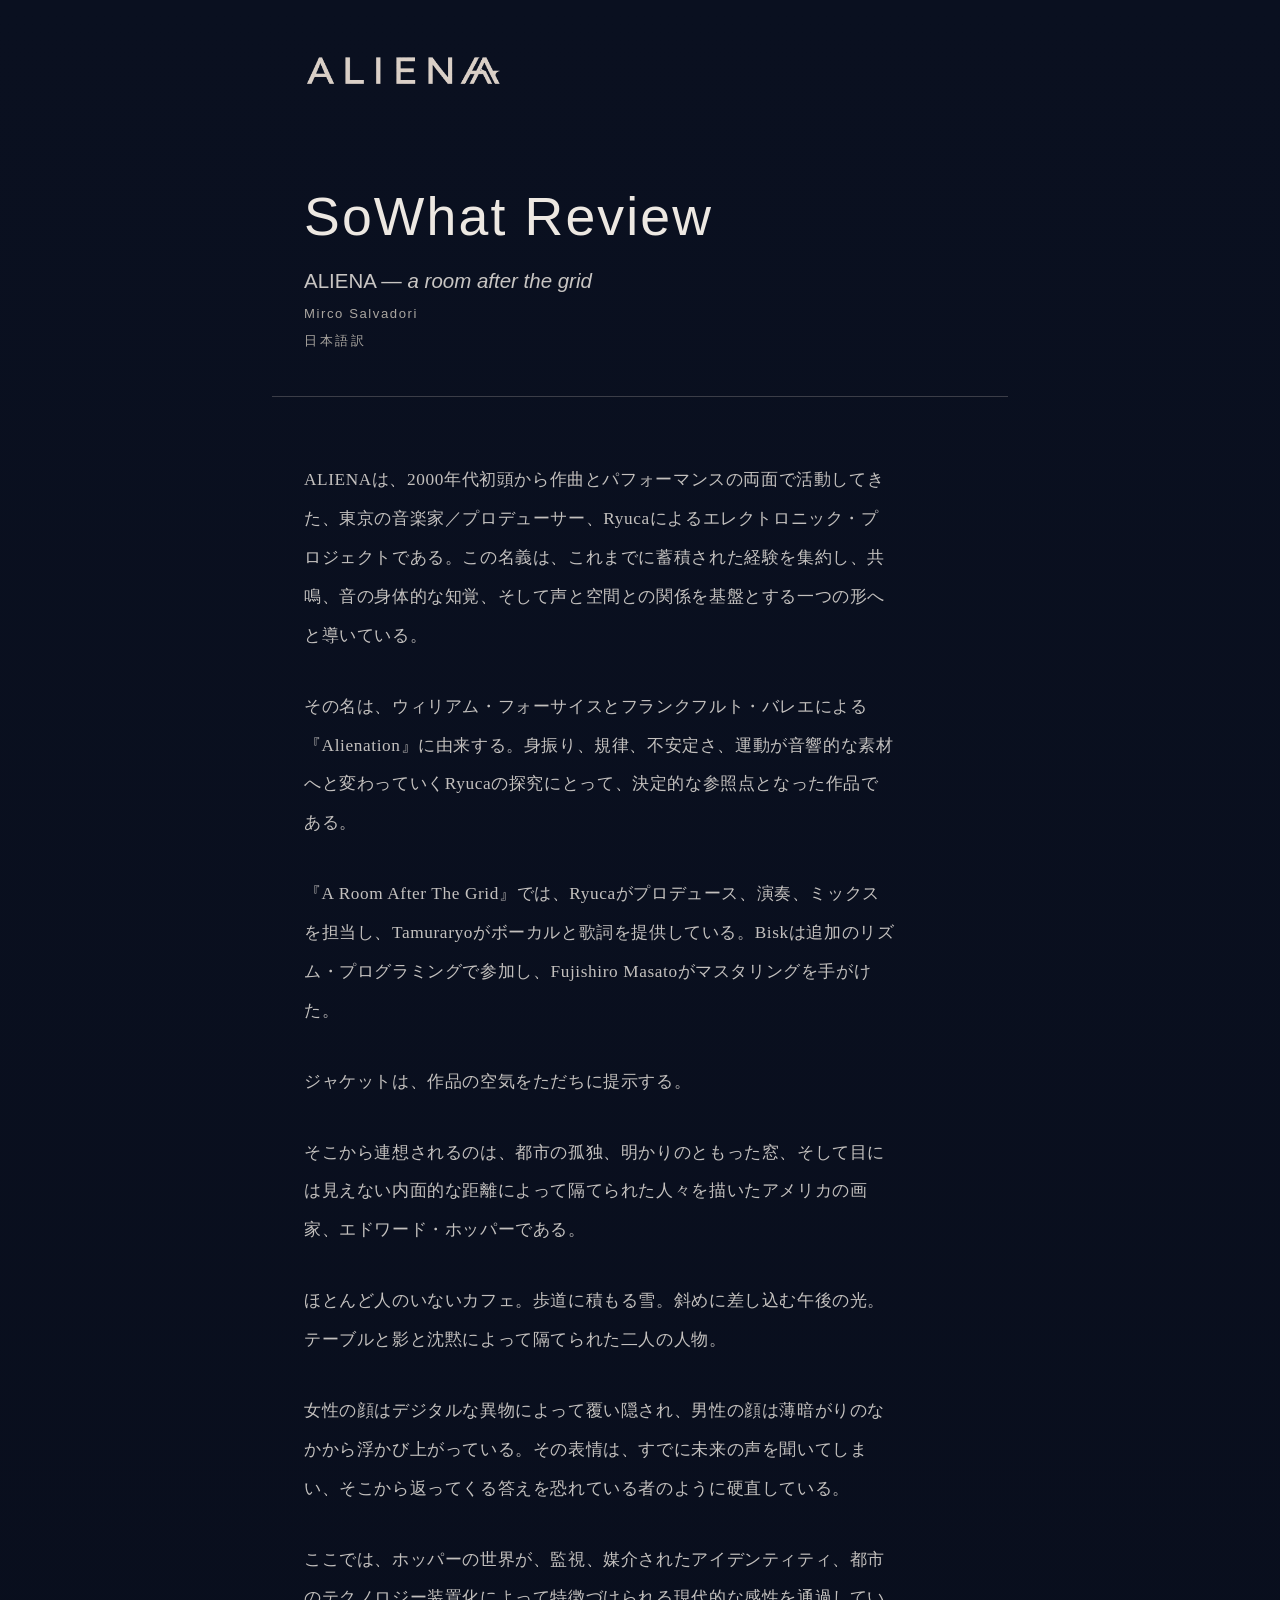
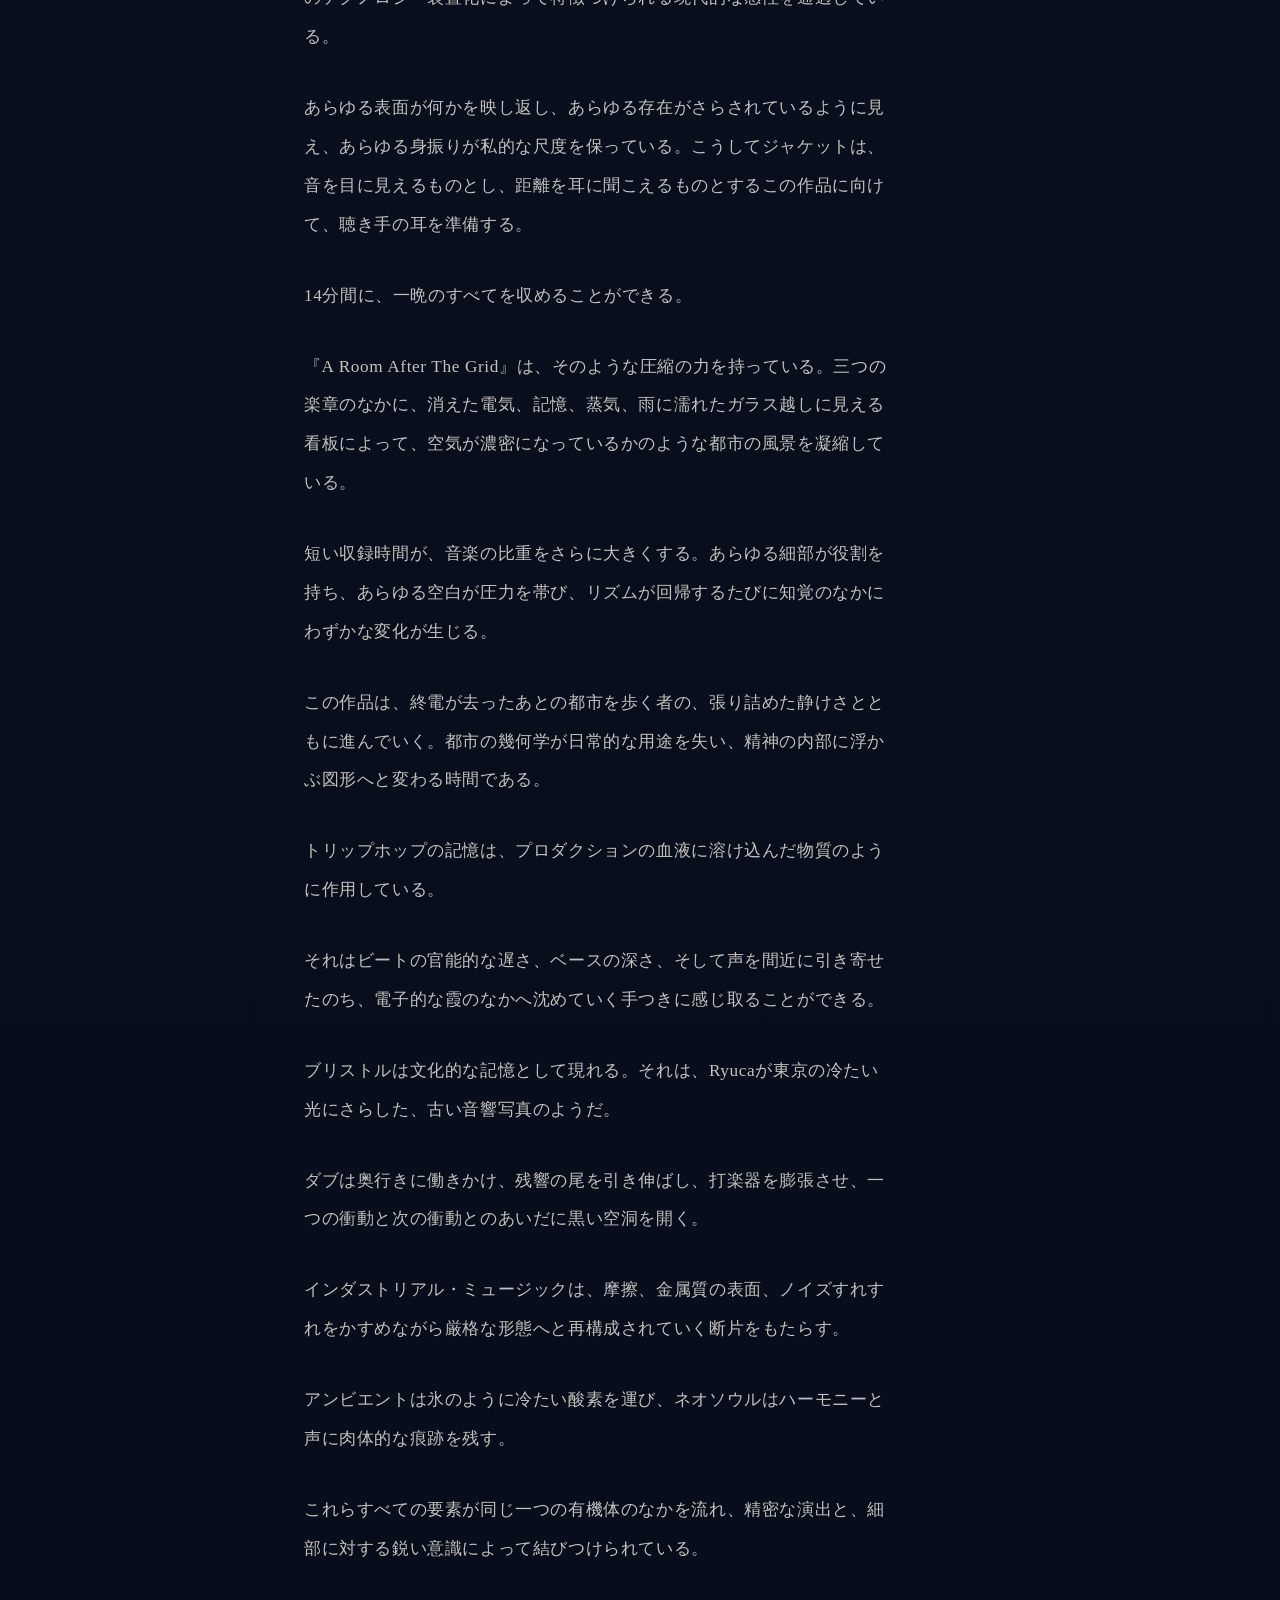
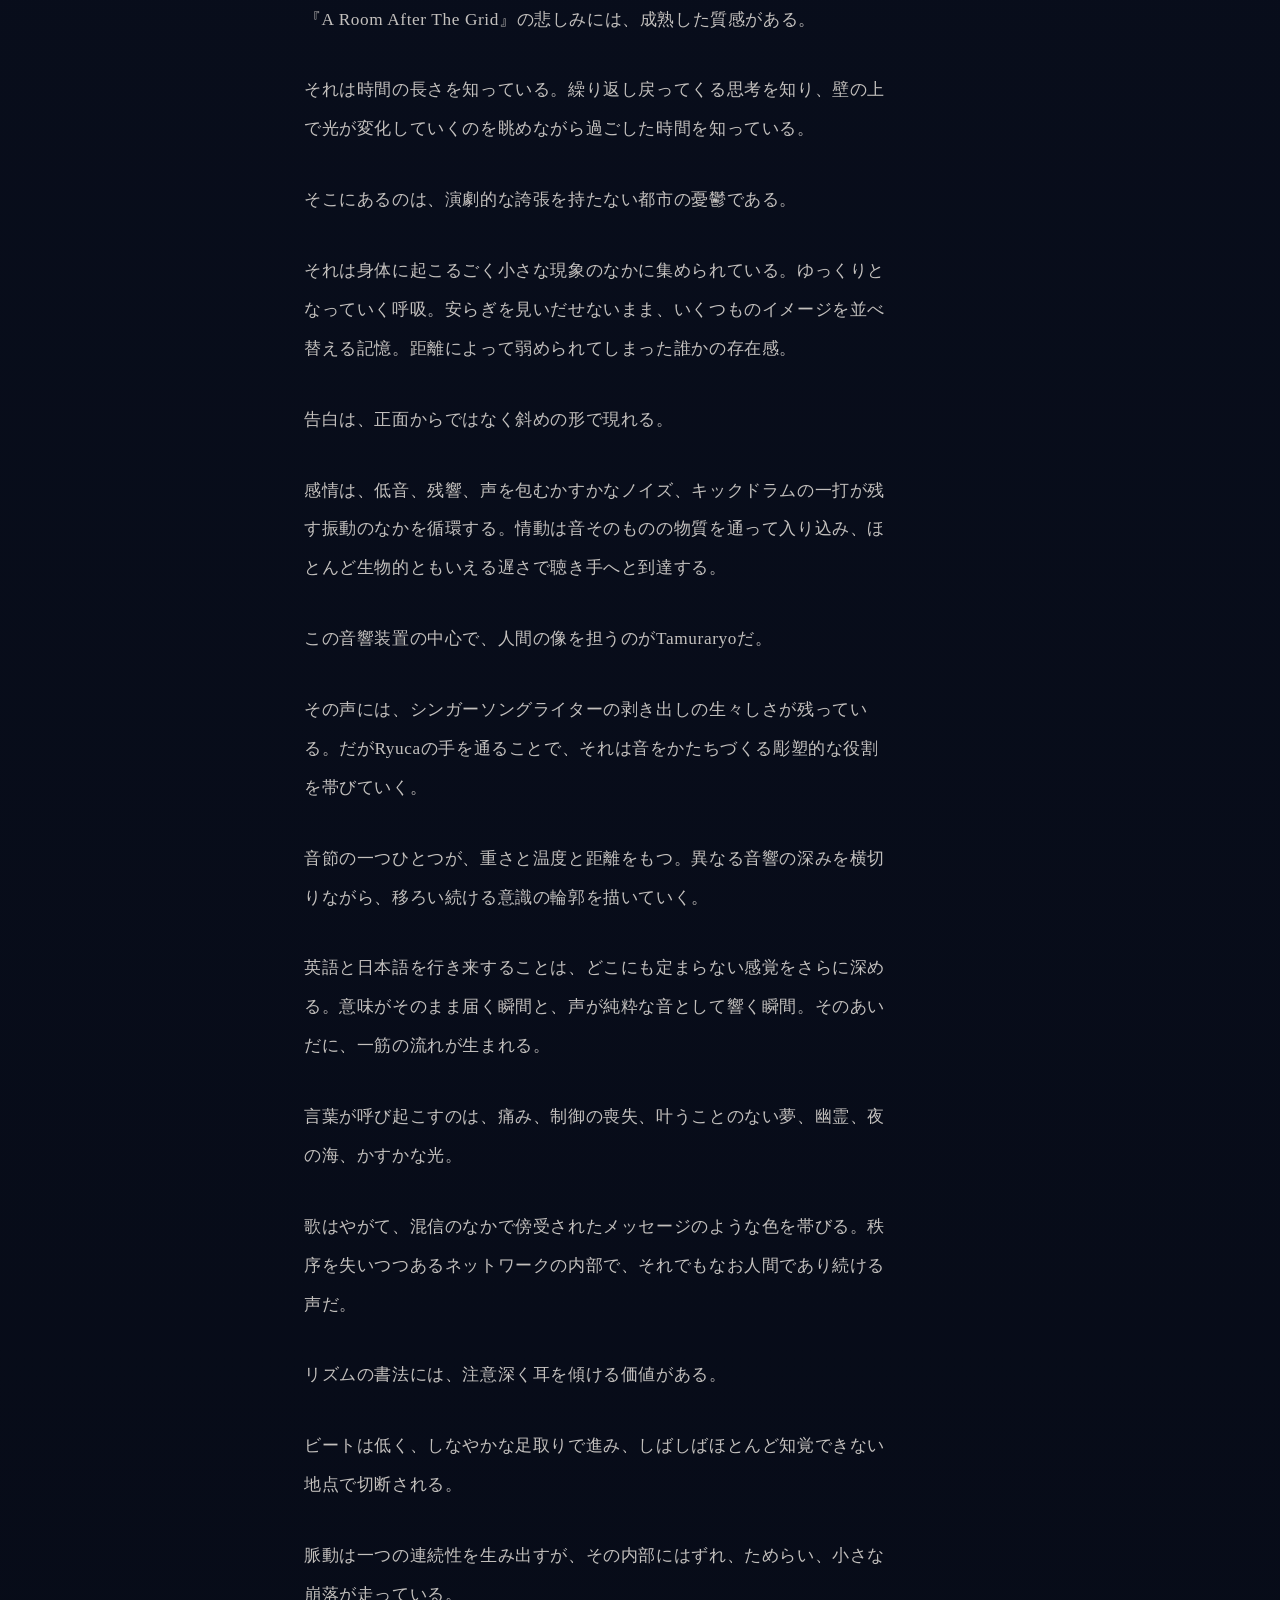
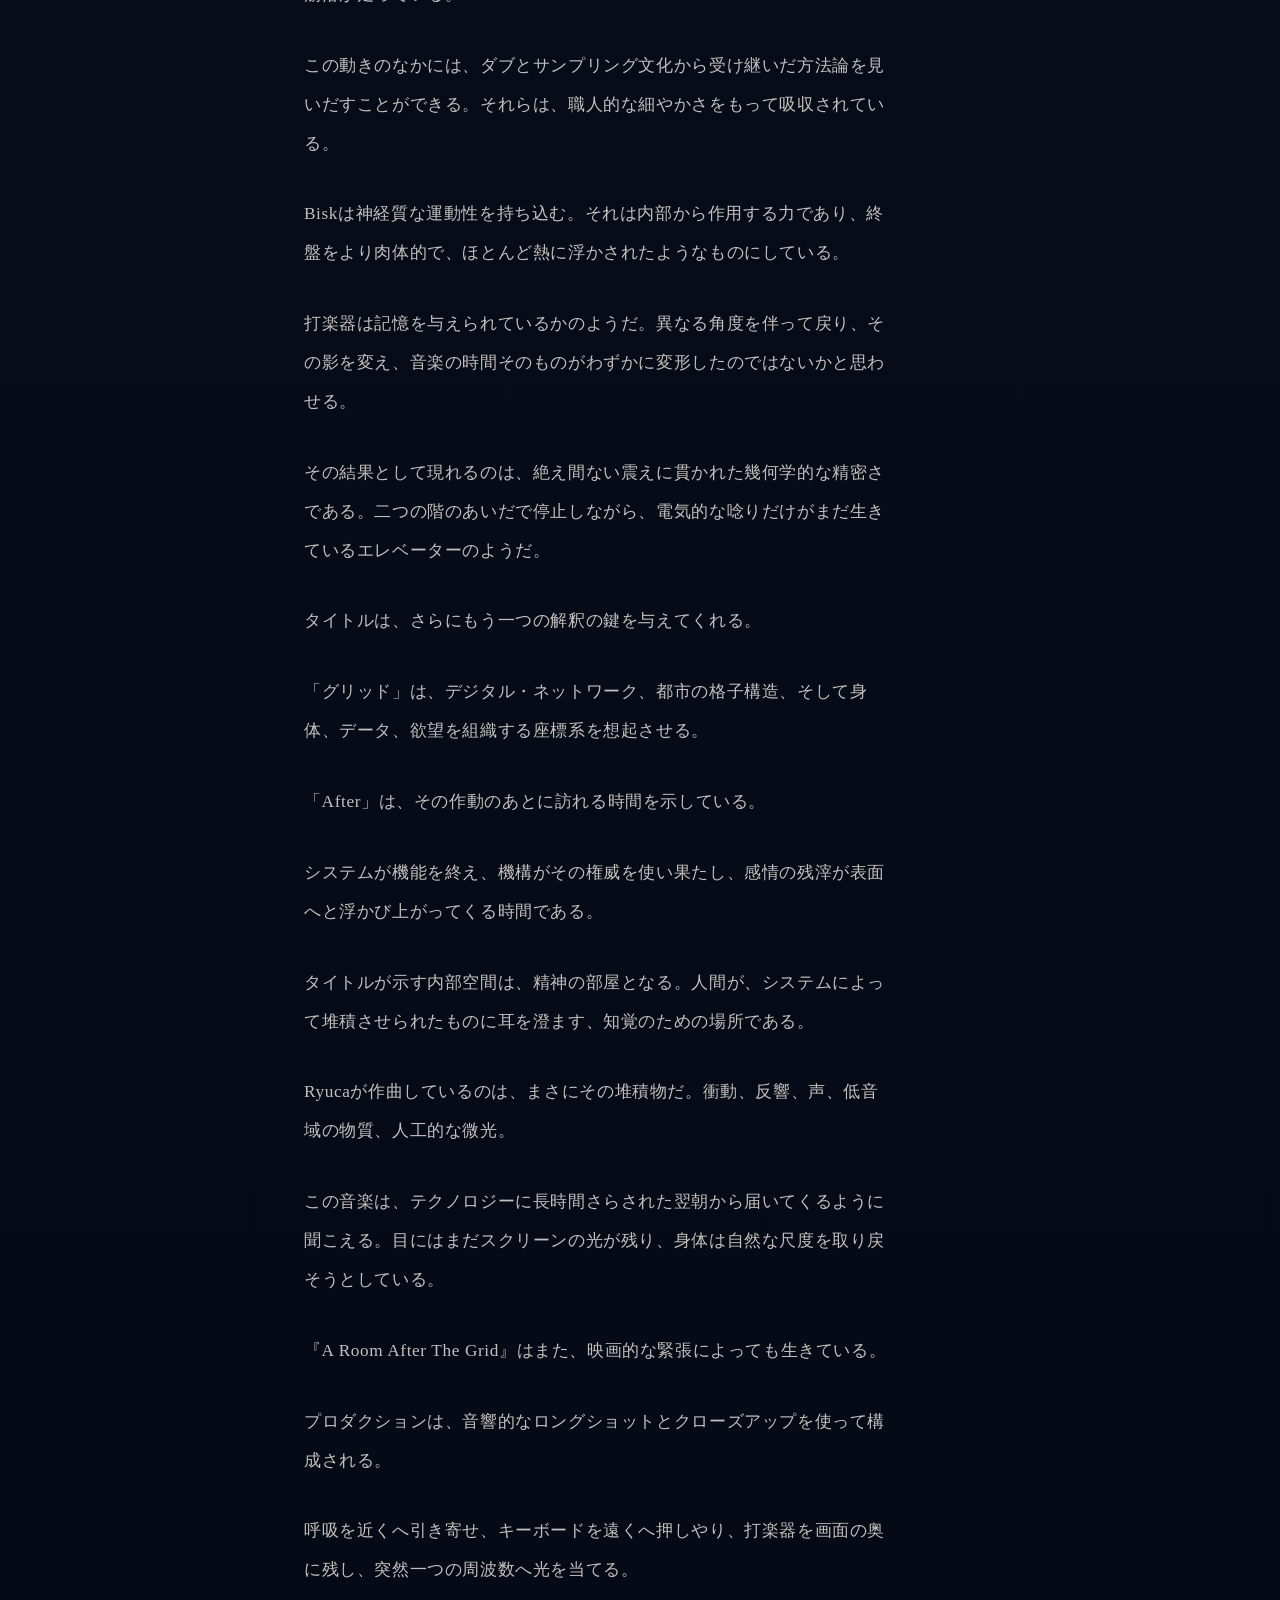
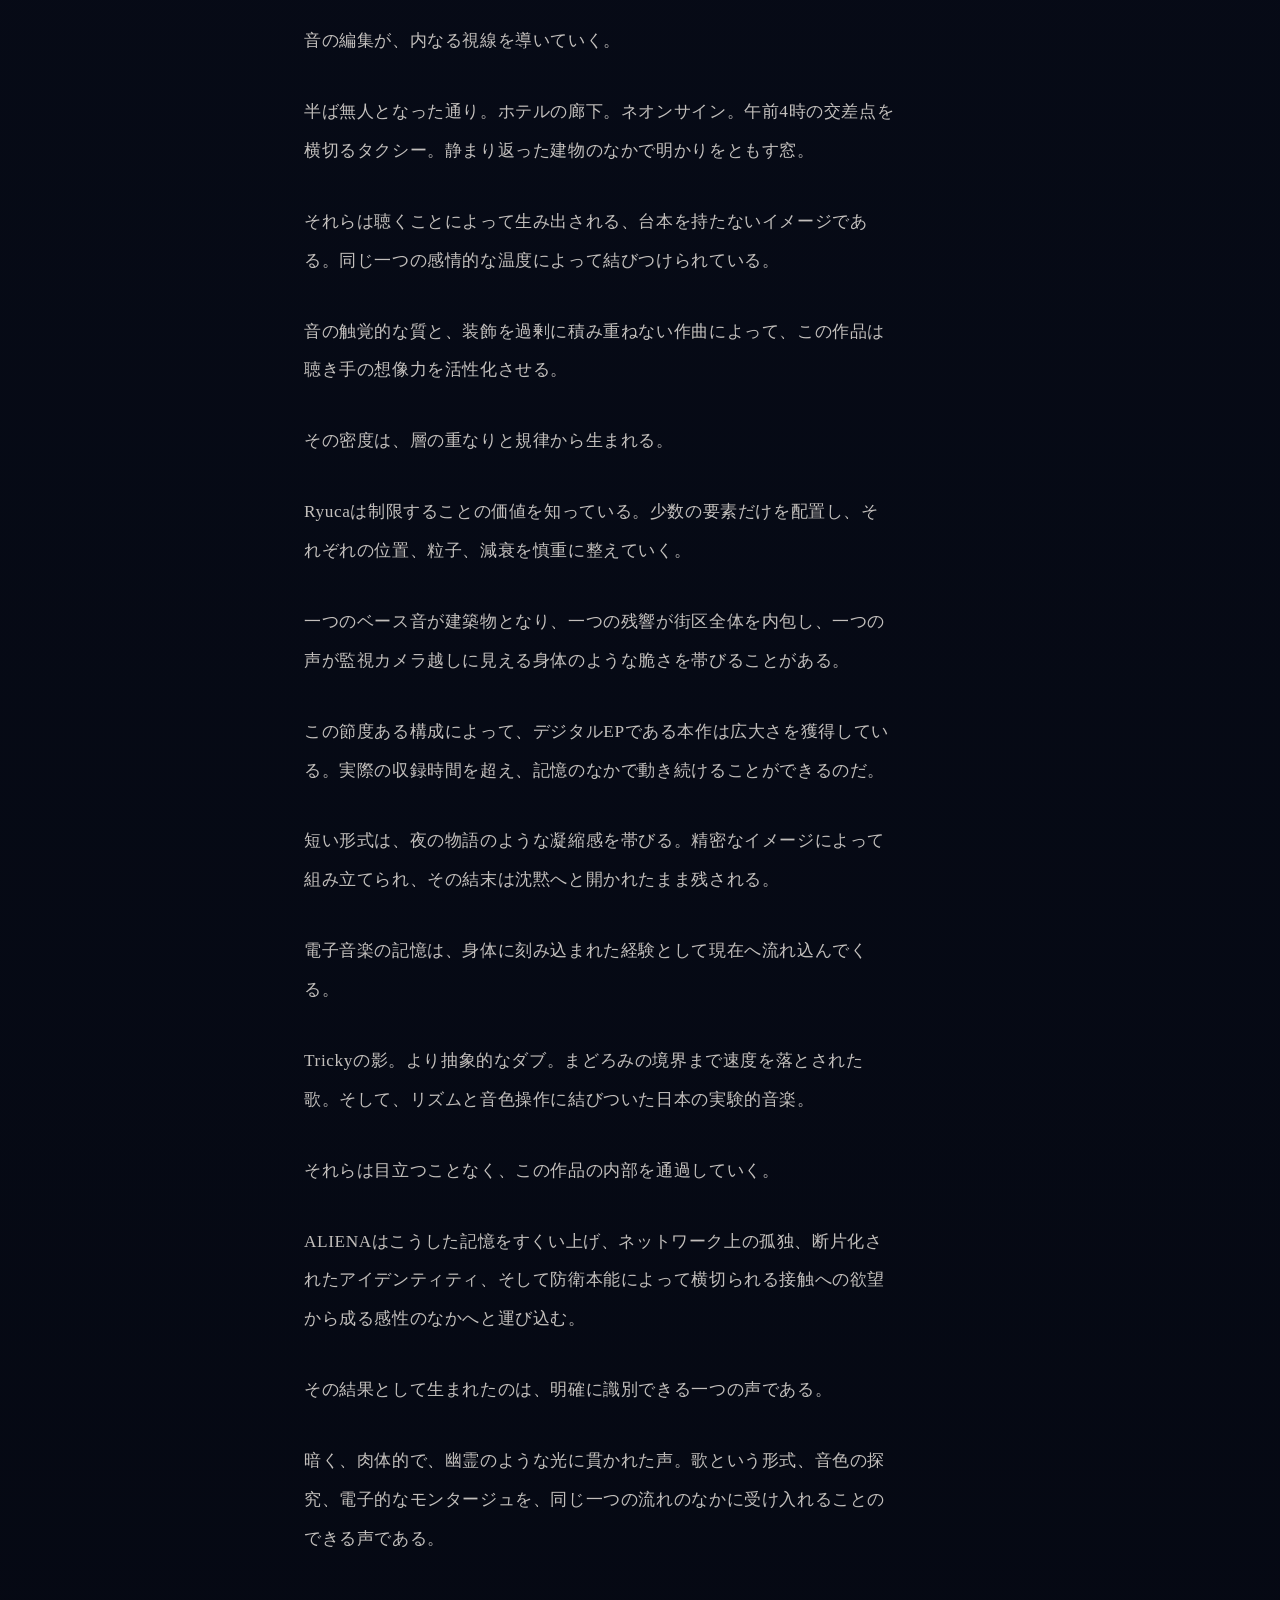
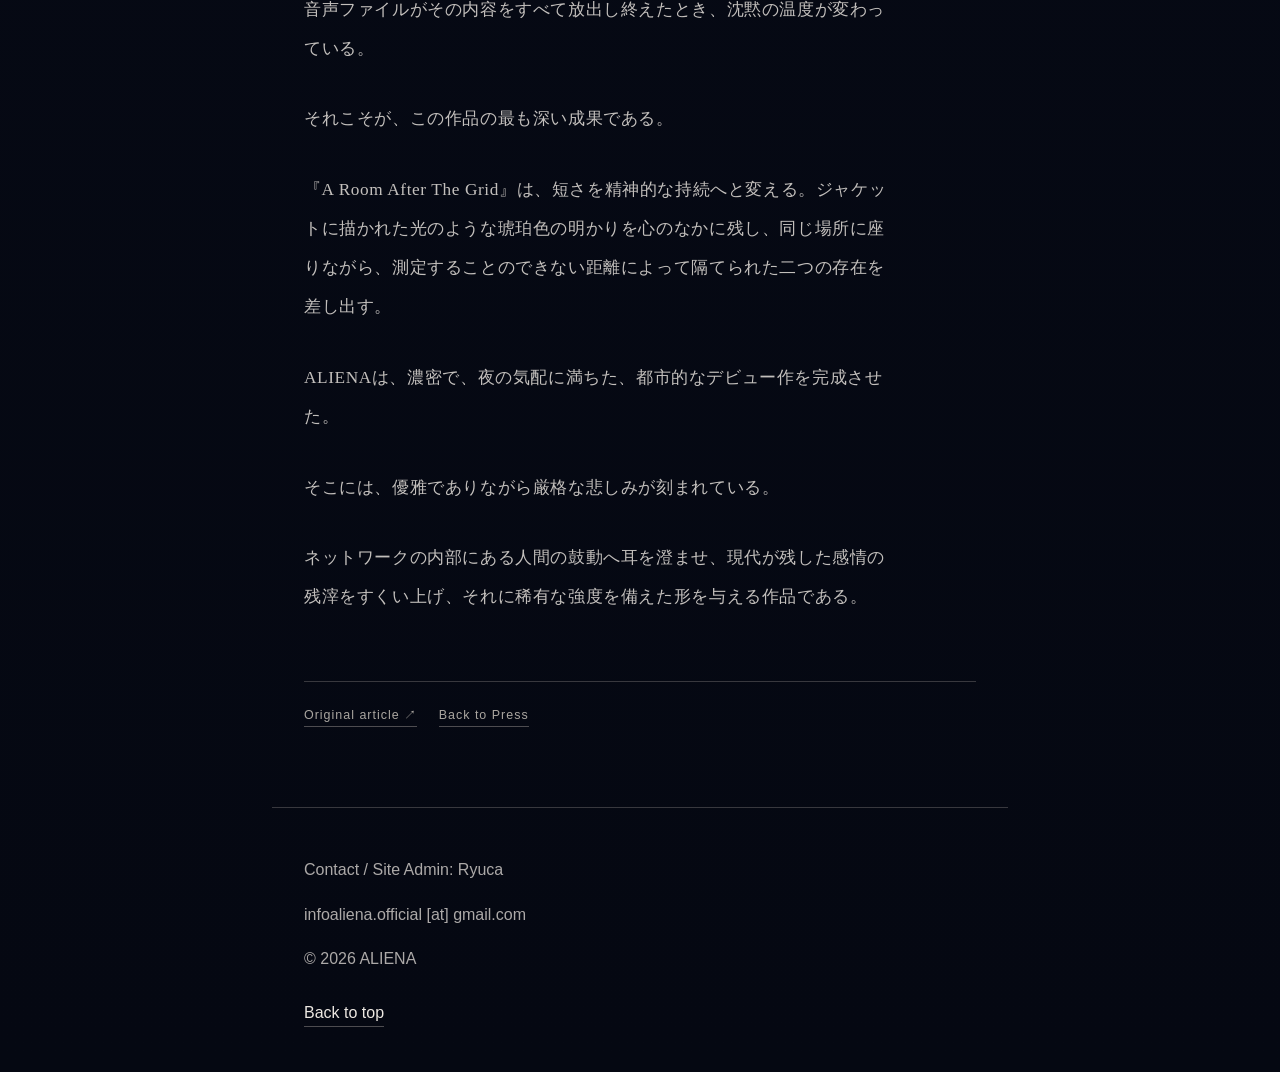
<file: reviews/sowhat/index.html>
<!DOCTYPE html>
<html lang="ja">
  <head>
    <meta charset="UTF-8" />
    <meta name="viewport" content="width=device-width, initial-scale=1.0" />
    <title>SoWhat Review 日本語訳 | ALIENA</title>
    <meta
      name="description"
      content="Mirco SalvadoriによるALIENA『a room after the grid』評の全文日本語訳。"
    />
    <meta name="robots" content="index, follow" />
    <meta name="theme-color" content="#050812" />
    <link rel="canonical" href="https://aliena-action.com/reviews/sowhat/" />
    <meta property="og:type" content="article" />
    <meta property="og:title" content="SoWhat Review 日本語訳 | ALIENA" />
    <meta
      property="og:description"
      content="Mirco SalvadoriによるALIENA『a room after the grid』評の全文日本語訳。"
    />
    <meta property="og:url" content="https://aliena-action.com/reviews/sowhat/" />
    <meta property="og:image" content="https://aliena-action.com/assets/ep-cover-web.jpg" />
    <meta name="twitter:card" content="summary_large_image" />
    <meta name="twitter:title" content="SoWhat Review 日本語訳 | ALIENA" />
    <meta
      name="twitter:description"
      content="Mirco SalvadoriによるALIENA『a room after the grid』評の全文日本語訳。"
    />
    <meta name="twitter:image" content="https://aliena-action.com/assets/ep-cover-web.jpg" />
    <link rel="apple-touch-icon" sizes="120x120" href="/apple-touch-icon.png" />
    <link rel="icon" type="image/png" sizes="120x120" href="/apple-touch-icon.png" />
    <link rel="preload" as="image" href="/assets/aliena-logo.png" />
    <link rel="stylesheet" href="/style.css?v=6f03c1ad" />
  </head>
  <body>
    <header class="review-page-header" id="top">
      <a class="review-page-brand" href="/" aria-label="ALIENA home">
        <img src="/assets/aliena-logo.png" alt="ALIENA" fetchpriority="high" decoding="async" />
      </a>
      <div class="review-page-heading">
        <h1>SoWhat Review</h1>
        <p class="review-page-work">ALIENA — <cite>a room after the grid</cite></p>
        <p class="review-page-byline">Mirco Salvadori</p>
        <p class="review-page-language">日本語訳</p>
      </div>
    </header>

    <main class="review-page-main">
      <article class="review-page-body">
        <p>ALIENAは、2000年代初頭から作曲とパフォーマンスの両面で活動してきた、東京の音楽家／プロデューサー、Ryucaによるエレクトロニック・プロジェクトである。この名義は、これまでに蓄積された経験を集約し、共鳴、音の身体的な知覚、そして声と空間との関係を基盤とする一つの形へと導いている。</p>

        <p>その名は、ウィリアム・フォーサイスとフランクフルト・バレエによる『Alienation』に由来する。身振り、規律、不安定さ、運動が音響的な素材へと変わっていくRyucaの探究にとって、決定的な参照点となった作品である。</p>

        <p>『A Room After The Grid』では、Ryucaがプロデュース、演奏、ミックスを担当し、Tamuraryoがボーカルと歌詞を提供している。Biskは追加のリズム・プログラミングで参加し、Fujishiro Masatoがマスタリングを手がけた。</p>

        <p>ジャケットは、作品の空気をただちに提示する。</p>

        <p>そこから連想されるのは、都市の孤独、明かりのともった窓、そして目には見えない内面的な距離によって隔てられた人々を描いたアメリカの画家、エドワード・ホッパーである。</p>

        <p>ほとんど人のいないカフェ。歩道に積もる雪。斜めに差し込む午後の光。テーブルと影と沈黙によって隔てられた二人の人物。</p>

        <p>女性の顔はデジタルな異物によって覆い隠され、男性の顔は薄暗がりのなかから浮かび上がっている。その表情は、すでに未来の声を聞いてしまい、そこから返ってくる答えを恐れている者のように硬直している。</p>

        <p>ここでは、ホッパーの世界が、監視、媒介されたアイデンティティ、都市のテクノロジー装置化によって特徴づけられる現代的な感性を通過している。</p>

        <p>あらゆる表面が何かを映し返し、あらゆる存在がさらされているように見え、あらゆる身振りが私的な尺度を保っている。こうしてジャケットは、音を目に見えるものとし、距離を耳に聞こえるものとするこの作品に向けて、聴き手の耳を準備する。</p>

        <p>14分間に、一晩のすべてを収めることができる。</p>

        <p>『A Room After The Grid』は、そのような圧縮の力を持っている。三つの楽章のなかに、消えた電気、記憶、蒸気、雨に濡れたガラス越しに見える看板によって、空気が濃密になっているかのような都市の風景を凝縮している。</p>

        <p>短い収録時間が、音楽の比重をさらに大きくする。あらゆる細部が役割を持ち、あらゆる空白が圧力を帯び、リズムが回帰するたびに知覚のなかにわずかな変化が生じる。</p>

        <p>この作品は、終電が去ったあとの都市を歩く者の、張り詰めた静けさとともに進んでいく。都市の幾何学が日常的な用途を失い、精神の内部に浮かぶ図形へと変わる時間である。</p>

        <p>トリップホップの記憶は、プロダクションの血液に溶け込んだ物質のように作用している。</p>

        <p>それはビートの官能的な遅さ、ベースの深さ、そして声を間近に引き寄せたのち、電子的な霞のなかへ沈めていく手つきに感じ取ることができる。</p>

        <p>ブリストルは文化的な記憶として現れる。それは、Ryucaが東京の冷たい光にさらした、古い音響写真のようだ。</p>

        <p>ダブは奥行きに働きかけ、残響の尾を引き伸ばし、打楽器を膨張させ、一つの衝動と次の衝動とのあいだに黒い空洞を開く。</p>

        <p>インダストリアル・ミュージックは、摩擦、金属質の表面、ノイズすれすれをかすめながら厳格な形態へと再構成されていく断片をもたらす。</p>

        <p>アンビエントは氷のように冷たい酸素を運び、ネオソウルはハーモニーと声に肉体的な痕跡を残す。</p>

        <p>これらすべての要素が同じ一つの有機体のなかを流れ、精密な演出と、細部に対する鋭い意識によって結びつけられている。</p>

        <p>『A Room After The Grid』の悲しみには、成熟した質感がある。</p>

        <p>それは時間の長さを知っている。繰り返し戻ってくる思考を知り、壁の上で光が変化していくのを眺めながら過ごした時間を知っている。</p>

        <p>そこにあるのは、演劇的な誇張を持たない都市の憂鬱である。</p>

        <p>それは身体に起こるごく小さな現象のなかに集められている。ゆっくりとなっていく呼吸。安らぎを見いだせないまま、いくつものイメージを並べ替える記憶。距離によって弱められてしまった誰かの存在感。</p>

        <p>告白は、正面からではなく斜めの形で現れる。</p>

        <p>感情は、低音、残響、声を包むかすかなノイズ、キックドラムの一打が残す振動のなかを循環する。情動は音そのものの物質を通って入り込み、ほとんど生物的ともいえる遅さで聴き手へと到達する。</p>

        <p>この音響装置の中心で、人間の像を担うのがTamuraryoだ。</p>

        <p>その声には、シンガーソングライターの剥き出しの生々しさが残っている。だがRyucaの手を通ることで、それは音をかたちづくる彫塑的な役割を帯びていく。</p>

        <p>音節の一つひとつが、重さと温度と距離をもつ。異なる音響の深みを横切りながら、移ろい続ける意識の輪郭を描いていく。</p>

        <p>英語と日本語を行き来することは、どこにも定まらない感覚をさらに深める。意味がそのまま届く瞬間と、声が純粋な音として響く瞬間。そのあいだに、一筋の流れが生まれる。</p>

        <p>言葉が呼び起こすのは、痛み、制御の喪失、叶うことのない夢、幽霊、夜の海、かすかな光。</p>

        <p>歌はやがて、混信のなかで傍受されたメッセージのような色を帯びる。秩序を失いつつあるネットワークの内部で、それでもなお人間であり続ける声だ。</p>

        <p>リズムの書法には、注意深く耳を傾ける価値がある。</p>

        <p>ビートは低く、しなやかな足取りで進み、しばしばほとんど知覚できない地点で切断される。</p>

        <p>脈動は一つの連続性を生み出すが、その内部にはずれ、ためらい、小さな崩落が走っている。</p>

        <p>この動きのなかには、ダブとサンプリング文化から受け継いだ方法論を見いだすことができる。それらは、職人的な細やかさをもって吸収されている。</p>

        <p>Biskは神経質な運動性を持ち込む。それは内部から作用する力であり、終盤をより肉体的で、ほとんど熱に浮かされたようなものにしている。</p>

        <p>打楽器は記憶を与えられているかのようだ。異なる角度を伴って戻り、その影を変え、音楽の時間そのものがわずかに変形したのではないかと思わせる。</p>

        <p>その結果として現れるのは、絶え間ない震えに貫かれた幾何学的な精密さである。二つの階のあいだで停止しながら、電気的な唸りだけがまだ生きているエレベーターのようだ。</p>

        <p>タイトルは、さらにもう一つの解釈の鍵を与えてくれる。</p>

        <p>「グリッド」は、デジタル・ネットワーク、都市の格子構造、そして身体、データ、欲望を組織する座標系を想起させる。</p>

        <p>「After」は、その作動のあとに訪れる時間を示している。</p>

        <p>システムが機能を終え、機構がその権威を使い果たし、感情の残滓が表面へと浮かび上がってくる時間である。</p>

        <p>タイトルが示す内部空間は、精神の部屋となる。人間が、システムによって堆積させられたものに耳を澄ます、知覚のための場所である。</p>

        <p>Ryucaが作曲しているのは、まさにその堆積物だ。衝動、反響、声、低音域の物質、人工的な微光。</p>

        <p>この音楽は、テクノロジーに長時間さらされた翌朝から届いてくるように聞こえる。目にはまだスクリーンの光が残り、身体は自然な尺度を取り戻そうとしている。</p>

        <p>『A Room After The Grid』はまた、映画的な緊張によっても生きている。</p>

        <p>プロダクションは、音響的なロングショットとクローズアップを使って構成される。</p>

        <p>呼吸を近くへ引き寄せ、キーボードを遠くへ押しやり、打楽器を画面の奥に残し、突然一つの周波数へ光を当てる。</p>

        <p>音の編集が、内なる視線を導いていく。</p>

        <p>半ば無人となった通り。ホテルの廊下。ネオンサイン。午前4時の交差点を横切るタクシー。静まり返った建物のなかで明かりをともす窓。</p>

        <p>それらは聴くことによって生み出される、台本を持たないイメージである。同じ一つの感情的な温度によって結びつけられている。</p>

        <p>音の触覚的な質と、装飾を過剰に積み重ねない作曲によって、この作品は聴き手の想像力を活性化させる。</p>

        <p>その密度は、層の重なりと規律から生まれる。</p>

        <p>Ryucaは制限することの価値を知っている。少数の要素だけを配置し、それぞれの位置、粒子、減衰を慎重に整えていく。</p>

        <p>一つのベース音が建築物となり、一つの残響が街区全体を内包し、一つの声が監視カメラ越しに見える身体のような脆さを帯びることがある。</p>

        <p>この節度ある構成によって、デジタルEPである本作は広大さを獲得している。実際の収録時間を超え、記憶のなかで動き続けることができるのだ。</p>

        <p>短い形式は、夜の物語のような凝縮感を帯びる。精密なイメージによって組み立てられ、その結末は沈黙へと開かれたまま残される。</p>

        <p>電子音楽の記憶は、身体に刻み込まれた経験として現在へ流れ込んでくる。</p>

        <p>Trickyの影。より抽象的なダブ。まどろみの境界まで速度を落とされた歌。そして、リズムと音色操作に結びついた日本の実験的音楽。</p>

        <p>それらは目立つことなく、この作品の内部を通過していく。</p>

        <p>ALIENAはこうした記憶をすくい上げ、ネットワーク上の孤独、断片化されたアイデンティティ、そして防衛本能によって横切られる接触への欲望から成る感性のなかへと運び込む。</p>

        <p>その結果として生まれたのは、明確に識別できる一つの声である。</p>

        <p>暗く、肉体的で、幽霊のような光に貫かれた声。歌という形式、音色の探究、電子的なモンタージュを、同じ一つの流れのなかに受け入れることのできる声である。</p>

        <p>音声ファイルがその内容をすべて放出し終えたとき、沈黙の温度が変わっている。</p>

        <p>それこそが、この作品の最も深い成果である。</p>

        <p>『A Room After The Grid』は、短さを精神的な持続へと変える。ジャケットに描かれた光のような琥珀色の明かりを心のなかに残し、同じ場所に座りながら、測定することのできない距離によって隔てられた二つの存在を差し出す。</p>

        <p>ALIENAは、濃密で、夜の気配に満ちた、都市的なデビュー作を完成させた。</p>

        <p>そこには、優雅でありながら厳格な悲しみが刻まれている。</p>

        <p>ネットワークの内部にある人間の鼓動へ耳を澄ませ、現代が残した感情の残滓をすくい上げ、それに稀有な強度を備えた形を与える作品である。</p>
      </article>

      <nav class="review-page-links" aria-label="Review links">
        <a href="https://sowhatmusica.wordpress.com/2026/07/22/aliena-a-room-after-the-grid/" target="_blank" rel="noopener noreferrer">Original article ↗</a>
        <a href="/#press">Back to Press</a>
      </nav>
    </main>

    <footer class="review-page-footer">
      <p>Contact / Site Admin: Ryuca</p>
      <p>infoaliena.official [at] gmail.com</p>
      <p>© 2026 ALIENA</p>
      <a href="#top">Back to top</a>
    </footer>
  </body>
</html>
</file>
<file: style.css>
:root {
  --black-1: #050812;
  --black-2: #0a1020;
  --gray-1: #111827;
  --gray-2: #253044;
  --gray-3: #aaa6a0;
  --greige: #d8d0c8;
  --greige-soft: #ede8e2;
  --accent-red: #b1121b;
  --frame: rgba(216, 208, 200, 0.24);
  --frame-strong: rgba(216, 208, 200, 0.34);
  --white-soft: #ede8e2;
  --shadow: 0 10px 30px rgba(0, 0, 18, 0.45);
}

* {
  box-sizing: border-box;
}

html {
  -webkit-text-size-adjust: 100%;
  scroll-behavior: smooth;
}

body {
  margin: 0;
  font-family: "Helvetica Neue", Arial, sans-serif;
  background: linear-gradient(180deg, var(--black-2), var(--black-1));
  color: var(--white-soft);
  line-height: 1.7;
}

::selection {
  background: rgba(177, 18, 27, 0.72);
  color: #fff;
}

img {
  width: 100%;
  display: block;
}

.site-menu {
  position: fixed;
  top: 0.95rem;
  right: 0.95rem;
  z-index: 30;
}

.menu-toggle {
  display: flex;
  width: 2.8rem;
  height: 2.8rem;
  align-items: center;
  justify-content: center;
  flex-direction: column;
  gap: 0.34rem;
  padding: 0;
  border: 0;
  border-radius: 999px;
  background: rgba(5, 8, 18, 0.12);
  color: var(--white-soft);
  cursor: pointer;
  -webkit-tap-highlight-color: rgba(177, 18, 27, 0.25);
}

.menu-toggle:hover,
.menu-toggle:focus-visible,
.menu-toggle[aria-expanded="true"] {
  background: rgba(5, 8, 18, 0.55);
  outline: 1px solid rgba(216, 208, 200, 0.22);
}

.menu-line {
  display: block;
  width: 1.42rem;
  height: 1px;
  background: rgba(237, 232, 226, 0.78);
}

.menu-panel {
  position: absolute;
  top: 3.2rem;
  right: 0;
  min-width: 11.4rem;
  padding: 0.72rem 0.78rem;
  background: rgba(5, 8, 18, 0.82);
  border: 1px solid rgba(216, 208, 200, 0.22);
  box-shadow: 0 14px 34px rgba(0, 0, 18, 0.42);
  backdrop-filter: blur(10px);
}

.menu-panel[hidden] {
  display: none;
}

.menu-panel a {
  display: block;
  padding: 0.54rem 0.18rem;
  border-bottom: 1px solid rgba(216, 208, 200, 0.16);
  color: rgba(237, 232, 226, 0.76);
  font-size: 0.72rem;
  line-height: 1.25;
  letter-spacing: 0.32em;
  text-transform: uppercase;
}

.menu-panel a:last-child {
  border-bottom: 0;
}

.menu-panel a:hover,
.menu-panel a:focus-visible,
.menu-panel a:active {
  color: var(--white-soft);
  border-bottom-color: rgba(177, 18, 27, 0.72);
}

.hero {
  padding: 4.75rem 1rem 2.9rem;
  border-bottom: 1px solid var(--frame);
}

.hero-label {
  margin: 0;
  font-size: 0.75rem;
  letter-spacing: 0.08em;
  text-transform: uppercase;
  color: var(--gray-3);
}

h1 {
  margin: 0.4rem 0 0;
  font-size: clamp(2.3rem, 12vw, 4.8rem);
  letter-spacing: 0.12em;
  font-weight: 500;
}

.hero-logo {
  margin: 0.4rem 0 2.1rem;
  line-height: 0;
  border: 0;
  outline: 0;
  box-shadow: none;
  background: transparent;
}

.hero-logo img {
  display: block;
  width: min(520px, 86vw);
  max-width: 100%;
  height: auto;
  margin: 0 auto;
  border: 0;
  outline: 0;
  box-shadow: none;
  background: transparent;
  padding: 0;
}

.tagline {
  margin: 0;
  color: var(--gray-3);
  max-width: 34rem;
  font-size: 0.92rem;
  font-style: oblique 8deg;
  letter-spacing: 0.04em;
}

main {
  padding: 1.45rem 0.9rem 1.1rem;
}

.section {
  background: linear-gradient(160deg, rgba(216, 208, 200, 0.035), rgba(18, 25, 40, 0.70) 28%, rgba(7, 10, 19, 0.94));
  border: 1px solid var(--frame);
  box-shadow: var(--shadow);
  padding: 1.15rem;
  margin-bottom: 1.35rem;
}

.artist-image {
  border-color: var(--frame-strong);
  margin-bottom: 1.55rem;
}

.artist-image img {
  border: 0;
}

h2 {
  margin-top: 0;
  font-size: 1.08rem;
  letter-spacing: 0.03em;
}

p,
li,
.review-quote {
  color: rgba(237, 232, 226, 0.72);
  font-size: 0.96rem;
  line-height: 1.85;
}

.review-quote {
  margin: 1rem 0 0.65rem;
  padding-left: 1rem;
  border-left: 1px solid var(--frame-strong);
  font-style: italic;
}

.section p:last-child,
.section ul:last-child {
  margin-bottom: 0;
}

#a-room-after-the-grid,
#video {
  background: transparent;
  border: 0;
  box-shadow: none;
  padding: 0;
  margin-top: 2rem;
  margin-bottom: 1.2rem;
}

#a-room-after-the-grid h2,
#video h2,
#releases h2 {
  display: flex;
  align-items: center;
  gap: 1.15rem;
  margin: 0 0 1.2rem;
  color: rgba(237, 232, 226, 0.68);
  font-size: 0.75rem;
  font-weight: 500;
  letter-spacing: 0.48em;
  line-height: 1;
  text-transform: uppercase;
}

#a-room-after-the-grid h2::after,
#video h2::after,
#releases h2::after {
  content: "";
  flex: 1;
  height: 1px;
  background: var(--frame);
}

.ep-key-visual {
  margin: 0;
  background: #000;
  border: 1px solid var(--frame-strong);
  box-shadow: var(--shadow);
  overflow: hidden;
}

.ep-key-visual img {
  aspect-ratio: 16 / 9;
  object-fit: cover;
}

.ep-feature-copy {
  padding-top: 1rem;
}

.ep-feature-copy h3 {
  margin: 0;
  color: var(--white-soft);
  font-size: clamp(1.6rem, 7vw, 2.4rem);
  line-height: 1.18;
  font-weight: 600;
  letter-spacing: 0.02em;
}

.video-frame {
  width: min(100%, 24rem);
  margin: 0 auto;
  background: transparent;
  border: 0;
  box-shadow: none;
  padding: 0;
}

.video-frame video {
  display: block;
  width: 100%;
  aspect-ratio: 9 / 16;
  object-fit: cover;
  background: #000;
  border: 0;
}

#releases {
  background: transparent;
  border: 0;
  box-shadow: none;
  padding: 0;
  margin-top: 2.4rem;
  margin-bottom: 1.6rem;
}

.release-grid {
  display: grid;
  gap: 1.1rem;
}

.release-card {
  background: linear-gradient(160deg, rgba(216, 208, 200, 0.035), rgba(18, 25, 40, 0.70) 28%, rgba(7, 10, 19, 0.94));
  border: 1px solid var(--frame);
  box-shadow: var(--shadow);
  padding: 1rem;
}

.release-card img {
  aspect-ratio: 1 / 1;
  object-fit: cover;
  border: 1px solid var(--frame-strong);
}

.release-type {
  margin: 1.15rem 0 0.4rem;
  color: rgba(237, 232, 226, 0.62);
  font-size: 0.7rem;
  line-height: 1.3;
  letter-spacing: 0.38em;
  text-transform: uppercase;
}

.release-card h3 {
  margin: 0;
  color: var(--white-soft);
  font-size: clamp(1.38rem, 6.2vw, 2rem);
  line-height: 1.25;
  font-weight: 600;
  letter-spacing: 0.02em;
}

.release-date {
  margin: 0.55rem 0 0;
  color: var(--gray-3);
  font-size: 0.98rem;
  line-height: 1.6;
}

.release-card .button {
  display: block;
  width: 100%;
  margin-top: 1.1rem;
  text-align: center;
}

.button {
  display: inline-block;
  margin-top: 0.45rem;
  padding: 0.74rem 0.9rem;
  border: 1px solid var(--frame-strong);
  color: var(--white-soft);
  text-decoration: none;
}

.button-primary {
  border-color: rgba(237, 232, 226, 0.58);
  background: rgba(237, 232, 226, 0.06);
}

.press-actions {
  display: flex;
  flex-wrap: wrap;
  gap: 0.65rem;
  margin-top: 1rem;
}

.press-actions .button {
  margin-top: 0;
}

.button-disabled {
  opacity: 0.72;
  border-style: dashed;
  cursor: not-allowed;
}

.button.inline {
  margin-top: 0;
}

.link-list {
  list-style: none;
  padding-left: 0;
  margin: 0;
}

.link-list li + li {
  margin-top: 0.5rem;
}

a {
  color: var(--white-soft);
  text-decoration: none;
  border-bottom: 1px solid var(--frame-strong);
  -webkit-tap-highlight-color: rgba(177, 18, 27, 0.25);
  transition: color 180ms ease, border-color 180ms ease, background-color 180ms ease;
}

a:hover,
a:focus-visible,
a:active {
  color: var(--accent-red);
  border-bottom-color: var(--accent-red);
}

.button:hover,
.button:focus-visible,
.button:active {
  color: var(--white-soft);
  border-color: var(--accent-red);
  background: rgba(177, 18, 27, 0.08);
}

footer {
  border-top: 1px solid var(--frame);
  padding: 1.7rem 1rem 2.4rem;
  color: var(--gray-3);
}

footer a {
  display: inline-block;
  margin-top: 0.55rem;
}

.review-page-header,
.review-page-main,
.review-page-footer {
  width: min(100%, 46rem);
  margin-right: auto;
  margin-left: auto;
}

.review-page-header {
  padding: 2.4rem 1.25rem 2.2rem;
  border-bottom: 1px solid var(--frame);
}

.review-page-brand {
  display: inline-block;
  border-bottom: 0;
}

.review-page-brand img {
  width: min(13rem, 58vw);
  height: auto;
}

.review-page-heading {
  margin-top: 4.4rem;
}

.review-page-heading h1 {
  margin: 0;
  color: var(--white-soft);
  font-size: clamp(2rem, 9vw, 3.35rem);
  font-weight: 500;
  line-height: 1.1;
  letter-spacing: 0.04em;
}

.review-page-work {
  margin: 1.15rem 0 0;
  color: rgba(237, 232, 226, 0.84);
  font-size: clamp(1rem, 4.8vw, 1.28rem);
  line-height: 1.55;
}

.review-page-byline,
.review-page-language {
  margin: 0.45rem 0 0;
  color: var(--gray-3);
  font-size: 0.82rem;
  line-height: 1.55;
  letter-spacing: 0.12em;
}

.review-page-language {
  letter-spacing: 0.2em;
}

.review-page-main {
  padding: 3rem 1.25rem 3.6rem;
}

.review-page-scope {
  margin: 0 0 2.5rem;
  padding: 0 0 0 1rem;
  border-left: 1px solid var(--frame-strong);
  color: var(--gray-3);
  font-size: 0.78rem;
  line-height: 1.75;
}

.review-page-body {
  max-width: 37rem;
}

.review-page-body p {
  margin: 0;
  color: rgba(237, 232, 226, 0.82);
  font-family: "Hiragino Mincho ProN", "Yu Mincho", "YuMincho", serif;
  font-size: clamp(1rem, 4.15vw, 1.08rem);
  line-height: 2.15;
  letter-spacing: 0.035em;
}

.review-page-body p + p {
  margin-top: 1.75rem;
}

.review-page-links {
  display: flex;
  flex-wrap: wrap;
  gap: 1.35rem;
  margin-top: 4rem;
  padding-top: 1.4rem;
  border-top: 1px solid var(--frame);
}

.review-page-links a {
  color: var(--gray-3);
  font-size: 0.78rem;
  letter-spacing: 0.08em;
}

.review-page-footer {
  padding-right: 1.25rem;
  padding-left: 1.25rem;
}

@media (min-width: 760px) {
  .site-menu {
    top: 1.2rem;
    right: max(1.2rem, calc((100vw - 60rem) / 2 + 1.5rem));
  }

  .hero,
  main,
  footer {
    max-width: 60rem;
    margin: 0 auto;
  }

  .hero {
    padding: 6.8rem 1.5rem 4rem;
  }

  .hero-logo {
    margin-bottom: 2.4rem;
  }

  main {
    padding: 2rem 1.5rem 1.4rem;
  }

  .section {
    padding: 1.6rem;
    margin-bottom: 1.4rem;
  }

  .artist-image {
    margin-bottom: 1.8rem;
  }

  p,
  li,
  .review-quote {
    font-size: 1rem;
    line-height: 1.8;
  }

  #a-room-after-the-grid,
  #video {
    margin-top: 2.5rem;
    margin-bottom: 1.5rem;
  }

  #releases {
    margin-top: 3rem;
    margin-bottom: 1.9rem;
  }

  #a-room-after-the-grid h2,
  #video h2,
  #releases h2 {
    margin-bottom: 1.35rem;
  }

  .ep-feature-copy {
    padding-top: 1.25rem;
  }

  .release-grid {
    gap: 1rem;
  }

  .release-card {
    padding: 1.6rem;
  }

  .release-card .button {
    max-width: 22rem;
  }

  footer {
    padding: 2rem 1.5rem 2.8rem;
  }

  .review-page-header {
    padding: 3.1rem 2rem 2.8rem;
  }

  .review-page-heading {
    margin-top: 5.5rem;
  }

  .review-page-main {
    padding: 4rem 2rem 5rem;
  }

  .review-page-scope {
    margin-bottom: 3.25rem;
  }

  .review-page-body p {
    font-size: 1.08rem;
    line-height: 2.25;
  }

  .review-page-body p + p {
    margin-top: 2rem;
  }

  .review-page-footer {
    padding-right: 2rem;
    padding-left: 2rem;
  }
}

/* Member information within the existing profile layout */
.member-note {
  margin-top: 2.4rem;
  padding-top: 1.35rem;
  border-top: 1px solid var(--frame-strong);
}
.member-note h3 {
  margin: 0 0 0.12rem;
  color: var(--white-soft);
  font-size: 1.05rem;
  line-height: 1.5;
  font-weight: 500;
  letter-spacing: 0.045em;
}
.member-note .member-role {
  margin: 0.12rem 0 0.65rem;
  color: var(--gray-3);
  font-size: 0.72rem;
  letter-spacing: 0.19em;
  text-transform: uppercase;
  line-height: 1.7;
}
.member-note p {
  margin-top: 0.45rem;
}
@media (min-width: 760px) {
  .member-note {
    margin-top: 2.8rem;
    padding-top: 1.6rem;
  }
  .member-note h3 {
    font-size: 1.08rem;
  }
}
</file>
